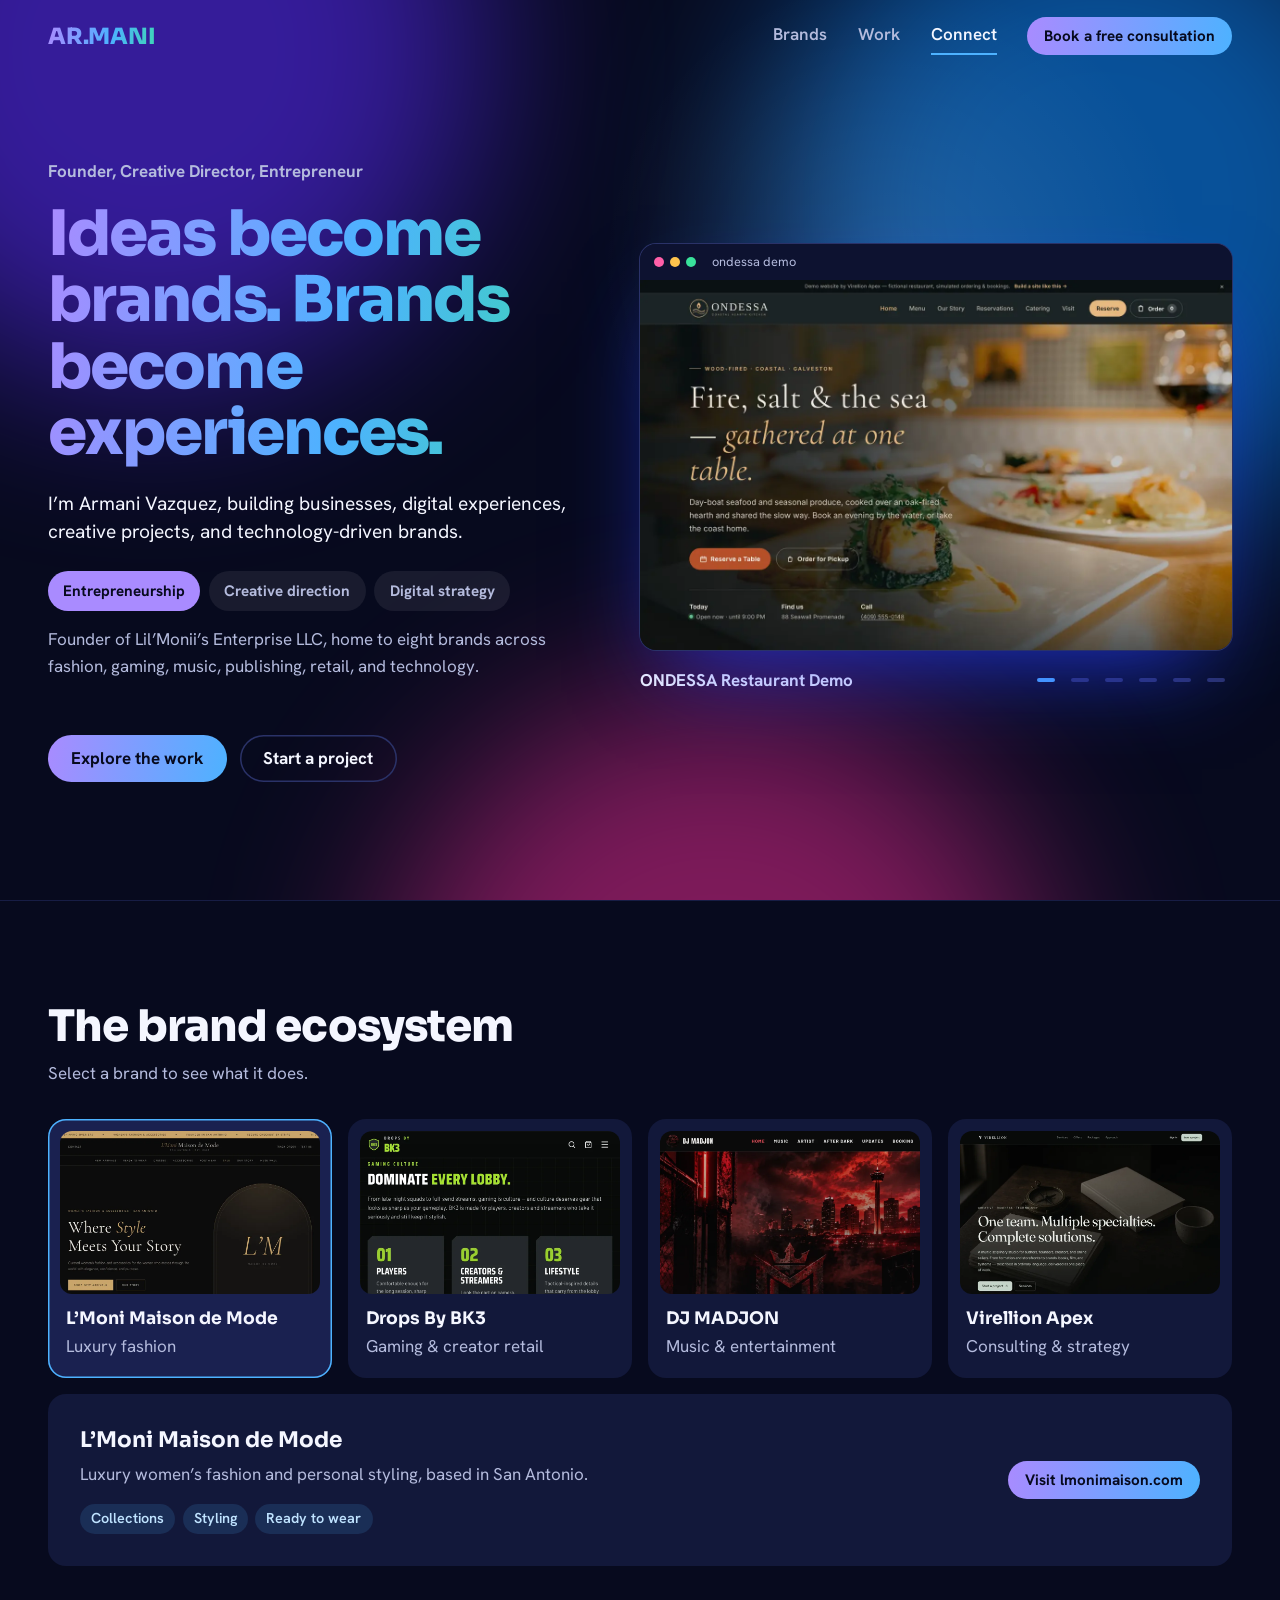
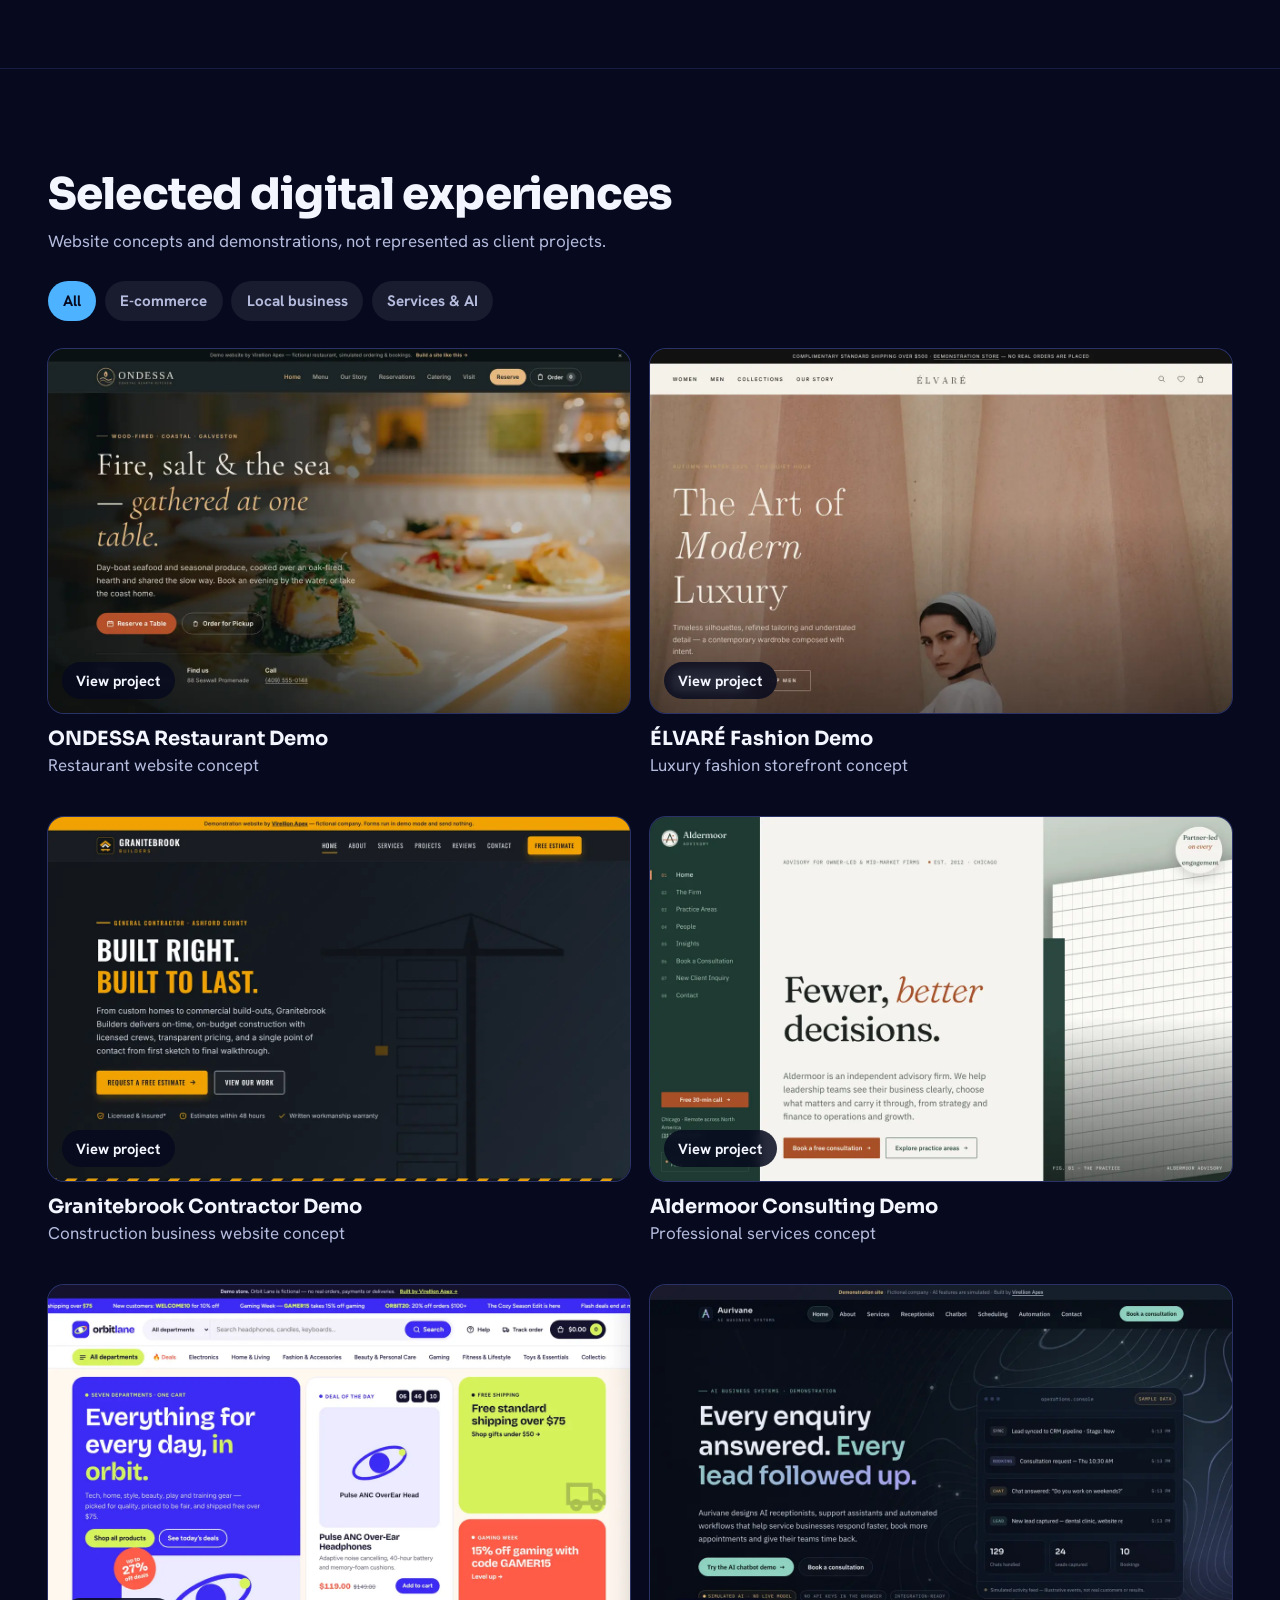
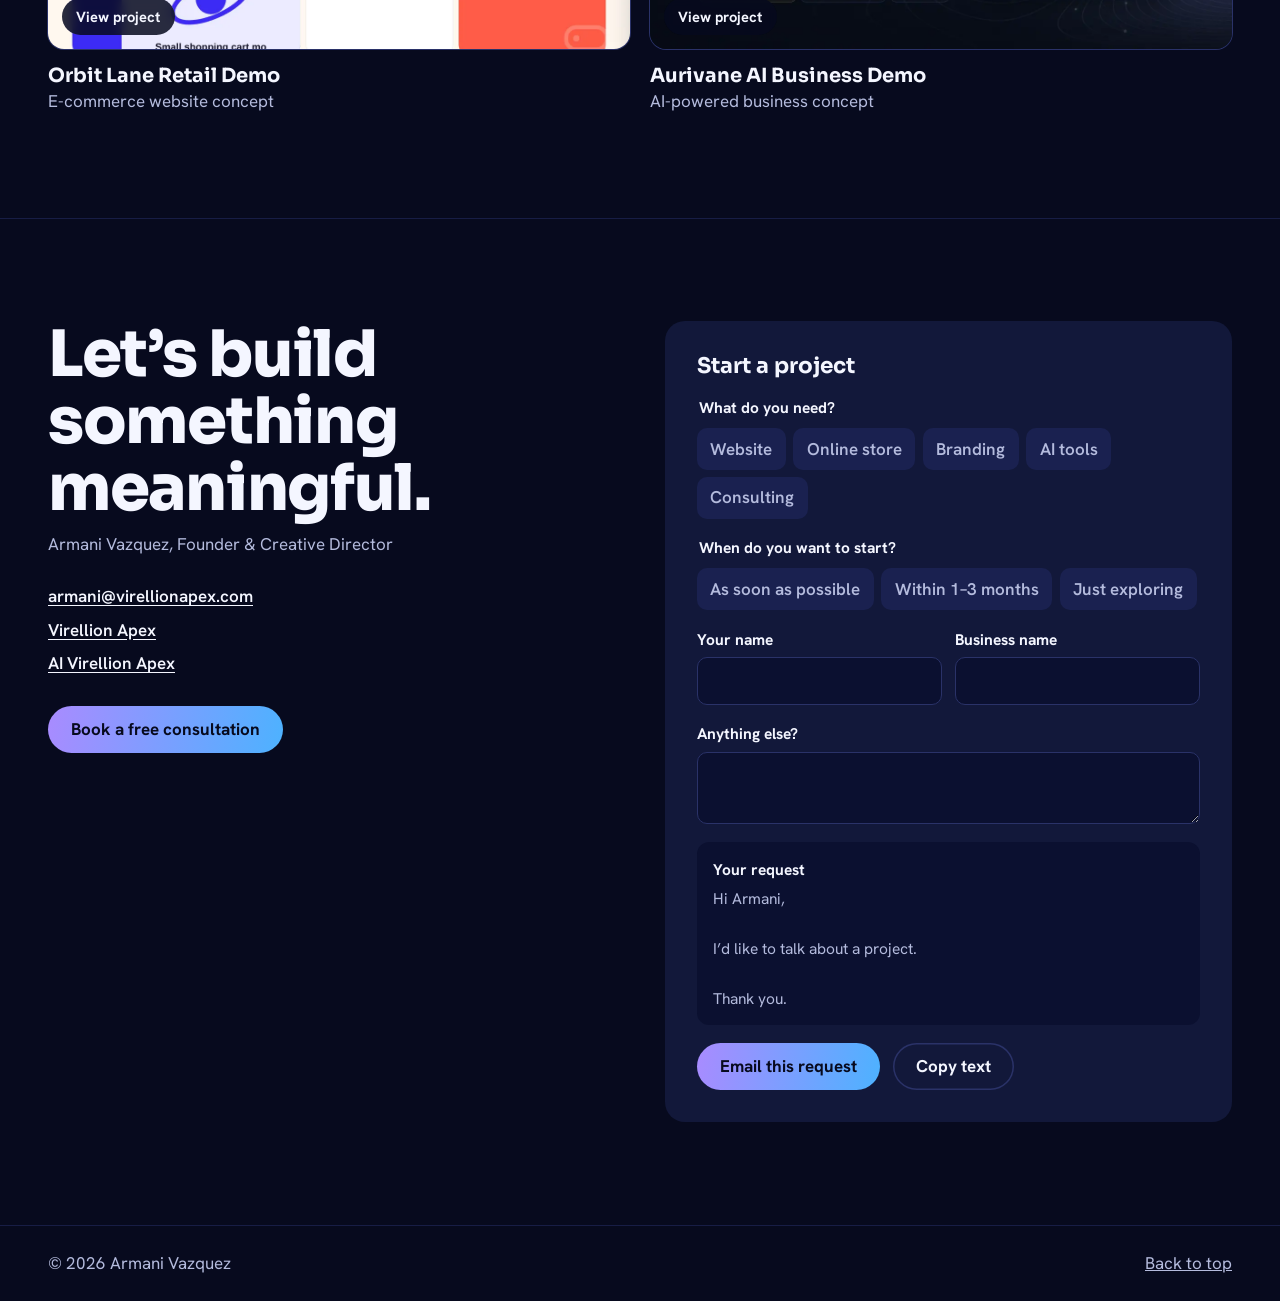
<file: index.html>
<!DOCTYPE html>
<html lang="en">
<head>
<meta charset="utf-8">
<meta name="viewport" content="width=device-width, initial-scale=1">
<title>Armani Vazquez | Founder and Creative Director</title>
<meta name="description" content="Armani Vazquez builds businesses, digital experiences, creative projects, and technology-driven brands.">
<meta name="theme-color" content="#070A1E">
<link rel="canonical" href="https://lilmoniisenterprise.github.io/armani-vazquez-portfolio/">
<meta property="og:type" content="website">
<meta property="og:title" content="Armani Vazquez | Founder and Creative Director">
<meta property="og:description" content="Ideas become brands. Brands become experiences.">
<meta property="og:url" content="https://lilmoniisenterprise.github.io/armani-vazquez-portfolio/">
<meta property="og:image" content="https://lilmoniisenterprise.github.io/armani-vazquez-portfolio/images/og.jpg">
<meta name="twitter:card" content="summary_large_image">
<link rel="icon" href="images/favicon.svg" type="image/svg+xml">
<link rel="stylesheet" href="css/styles.css">
<script src="js/main.js" defer></script>
</head>
<body>
<a class="skip" href="#main">Skip to content</a>
<div class="progress" id="progress" aria-hidden="true"></div>

<header class="top" id="top">
  <div class="bar">
    <a class="logo" href="#main" aria-label="AR.MANI home">AR.MANI</a>
    <button class="burger" id="burger" aria-expanded="false" aria-controls="menu" aria-label="Open menu"><i></i></button>
    <nav id="menu" aria-label="Main">
      <a href="#brands" data-spy>Brands</a>
      <a href="#work" data-spy>Work</a>
      <a href="#connect" data-spy>Connect</a>
      <a class="btn btn-sm" href="https://calendly.com/virellionapex/free-consultation" target="_blank" rel="noopener">Book a free consultation</a>
    </nav>
  </div>
</header>

<main id="main">
  <section class="hero" id="hero">
    <div class="aurora" aria-hidden="true"><b></b><b></b><b></b></div>
    <div class="spot" aria-hidden="true"></div>
    <div class="wrap hero-grid">
      <div class="hero-copy">
        <p class="role">Founder, Creative Director, Entrepreneur</p>
        <h1>Ideas become brands. Brands become experiences.</h1>
        <p class="lead">I’m Armani Vazquez, building businesses, digital experiences, creative projects, and technology-driven brands.</p>
        <div class="tabs" role="tablist" aria-label="Areas of focus" id="focusTabs"></div>
        <p class="tab-text" id="focusText" role="tabpanel" aria-live="polite"></p>
        <div class="cta">
          <a class="btn" href="#work">Explore the work</a>
          <a class="btn btn-ghost" href="#connect">Start a project</a>
        </div>
      </div>
      <div class="reel" id="reel" aria-roledescription="carousel" aria-label="Website demos">
        <button class="frame" id="reelFrame" type="button">
          <span class="dots" aria-hidden="true"><i></i><i></i><i></i><em id="reelUrl"></em></span>
          <span class="reel-stage" id="reelStage"></span>
        </button>
        <div class="reel-foot">
          <p id="reelName" aria-live="off"></p>
          <div class="reel-nav" id="reelNav"></div>
        </div>
      </div>
    </div>
  </section>

  <section class="sec" id="brands">
    <div class="wrap">
      <h2>The brand ecosystem</h2>
      <p class="sub">Select a brand to see what it does.</p>
      <div class="brands" id="brandGrid"></div>
      <div class="brand-panel" id="brandPanel" aria-live="polite"></div>
    </div>
  </section>

  <section class="sec" id="work">
    <div class="wrap">
      <h2>Selected digital experiences</h2>
      <p class="sub">Website concepts and demonstrations, not represented as client projects.</p>
      <div class="filters" id="filters" role="group" aria-label="Filter demos"></div>
      <div class="gallery" id="gallery"></div>
    </div>
  </section>

  <section class="sec" id="connect">
    <div class="wrap connect">
      <div>
        <h2 class="big">Let’s build something meaningful.</h2>
        <p class="sub">Armani Vazquez, Founder &amp; Creative Director</p>
        <ul class="links">
          <li><a href="mailto:armani@virellionapex.com">armani@virellionapex.com</a></li>
          <li><a href="https://virellionapex.com" target="_blank" rel="noopener">Virellion Apex</a></li>
          <li><a href="https://ai.virellionapex.com" target="_blank" rel="noopener">AI Virellion Apex</a></li>
        </ul>
        <a class="btn" href="https://calendly.com/virellionapex/free-consultation" target="_blank" rel="noopener">Book a free consultation</a>
      </div>
      <form class="builder" id="builder" novalidate>
        <h3>Start a project</h3>
        <fieldset><legend>What do you need?</legend><div class="opts" id="needs"></div></fieldset>
        <fieldset><legend>When do you want to start?</legend><div class="opts" id="timing"></div></fieldset>
        <div class="fields">
          <label>Your name<input id="fName" type="text" maxlength="80" autocomplete="name"></label>
          <label>Business name<input id="fBiz" type="text" maxlength="80" autocomplete="organization"></label>
        </div>
        <label>Anything else?<textarea id="fNote" rows="2" maxlength="500"></textarea></label>
        <div class="msg"><span>Your request</span><p id="msgOut"></p></div>
        <div class="cta">
          <a class="btn" id="sendMail" href="#">Email this request</a>
          <button class="btn btn-ghost" id="copyMsg" type="button">Copy text</button>
        </div>
        <p class="hint" id="builderHint" role="status"></p>
      </form>
    </div>
  </section>
</main>

<footer class="foot"><div class="wrap"><span>© <span id="yr">2026</span> Armani Vazquez</span><a href="#main">Back to top</a></div></footer>

<dialog class="viewer" id="viewer" aria-labelledby="vTitle">
  <div class="v-head">
    <div><h3 id="vTitle"></h3><p id="vType"></p></div>
    <button class="icon" id="vClose" type="button" aria-label="Close">×</button>
  </div>
  <div class="v-body">
    <div class="v-stage">
      <div class="tabs" id="vTabs" role="tablist" aria-label="Screens"></div>
      <div class="v-shot" id="vShot"></div>
    </div>
    <aside class="v-side">
      <h4>What you can try</h4>
      <ul id="vList"></ul>
      <p class="hint">Fictional business built as a demonstration by Virellion Apex.</p>
      <div id="vAct"></div>
      <div class="v-pager">
        <button class="btn btn-ghost btn-sm" id="vPrev" type="button">Previous</button>
        <button class="btn btn-ghost btn-sm" id="vNext" type="button">Next</button>
      </div>
    </aside>
  </div>
</dialog>
</body>
</html>
</file>
<file: css/styles.css>
@font-face{font-family:Sora;src:url(../fonts/Sora.ttf) format("truetype");font-weight:100 800;font-display:swap}
@font-face{font-family:"Hanken Grotesk";src:url(../fonts/HankenGrotesk.ttf) format("truetype");font-weight:100 900;font-display:swap}
:root{--bg:#070A1E;--card:#12183A;--card2:#1A2150;--line:#2A3268;--text:#F4F6FF;--mute:#B4BBDD;--violet:#A98BFF;--blue:#4DB2FF;--green:#39E29B;--pink:#FF5FA8;--gold:#FFC44D;
  --grad:linear-gradient(100deg,var(--violet),var(--blue),var(--green),var(--gold),var(--pink),var(--violet));
  --head:Sora,"Helvetica Neue",Arial,sans-serif;--body:"Hanken Grotesk","Helvetica Neue",Arial,sans-serif}
*,*::before,*::after{box-sizing:border-box}
html{scroll-behavior:smooth;scroll-padding-top:84px;-webkit-text-size-adjust:100%}
body{margin:0;background:var(--bg);color:var(--text);font:400 1.0625rem/1.6 var(--body);-webkit-font-smoothing:antialiased}
body.locked{overflow:hidden}
h1,h2,h3,h4,p,ul,fieldset{margin:0;padding:0;border:0}
ul{list-style:none}
img{display:block;max-width:100%;height:auto}
a{color:inherit}
button,input,textarea{font:inherit;color:inherit}
button{cursor:pointer;background:none;border:0;padding:0;text-align:left}
[hidden]{display:none!important}
:focus-visible{outline:2px solid var(--gold);outline-offset:3px}
.wrap{width:min(1240px,100% - 2*clamp(1.15rem,4vw,3rem));margin-inline:auto}
.skip{position:absolute;left:1rem;top:-5rem;z-index:50;background:#fff;color:#000;padding:.6rem 1rem}
.skip:focus{top:1rem}
.progress{position:fixed;inset:0 0 auto;height:3px;background:var(--grad);transform:scaleX(0);transform-origin:0 50%;z-index:40}

.top{position:fixed;inset:0 0 auto;z-index:30;transition:background .25s}
.top.solid{background:rgba(7,10,30,.88);backdrop-filter:blur(14px);box-shadow:0 1px 0 var(--line)}
.bar{width:min(1240px,100% - 2*clamp(1.15rem,4vw,3rem));margin-inline:auto;height:72px;display:flex;align-items:center;justify-content:space-between}
.logo,.hero h1{background:var(--grad);background-size:300% 100%;-webkit-background-clip:text;background-clip:text;color:transparent;animation:flow 14s linear infinite}
.logo{font:800 1.4rem/1 var(--head);text-decoration:none;letter-spacing:-.01em}
.top nav{display:flex;align-items:center;gap:clamp(1rem,2.4vw,2rem);font-weight:600}
.top nav a:not(.btn){text-decoration:none;color:var(--mute);padding:.3rem 0;border-bottom:2px solid transparent;transition:color .2s}
.top nav a:not(.btn):hover,.top nav a[aria-current]{color:var(--text);border-color:var(--blue)}
.burger{display:none;width:44px;height:44px;position:relative}
.burger i,.burger i::before,.burger i::after{position:absolute;left:10px;width:24px;height:2px;background:var(--text);content:"";transition:transform .2s}
.burger i{top:21px}.burger i::before{left:0;top:-7px}.burger i::after{left:0;top:7px}
.burger[aria-expanded=true] i{background:transparent}
.burger[aria-expanded=true] i::before{transform:translateY(7px) rotate(45deg)}
.burger[aria-expanded=true] i::after{transform:translateY(-7px) rotate(-45deg)}
@keyframes flow{to{background-position:-300% 0}}

.btn{display:inline-block;padding:.85rem 1.45rem;border-radius:999px;font-weight:700;line-height:1.2;text-decoration:none;text-align:center;background:linear-gradient(100deg,var(--violet),var(--blue));color:#070A1E;transition:transform .2s,box-shadow .2s}
.btn:hover{transform:translateY(-2px);box-shadow:0 10px 30px -8px rgba(77,178,255,.7)}
.btn-ghost{background:transparent;color:var(--text);box-shadow:inset 0 0 0 1.5px var(--line)}
.btn-ghost:hover{box-shadow:inset 0 0 0 1.5px var(--blue)}
.btn-sm{padding:.6rem 1.05rem;font-size:.95rem}
.top nav .btn{color:#070A1E}
.cta{display:flex;flex-wrap:wrap;gap:.8rem}

.hero{position:relative;overflow:hidden;min-height:100vh;min-height:100svh;display:flex;align-items:center;padding:110px 0 70px;--x:70%;--y:30%}
.aurora{position:absolute;inset:0}
.aurora b{position:absolute;width:52vw;height:52vw;border-radius:50%;filter:blur(90px);opacity:.55;animation:drift 22s ease-in-out infinite alternate}
.aurora b:nth-child(1){background:#5B2BFF;left:-14vw;top:-22vw}
.aurora b:nth-child(2){background:#0A8CFF;right:-12vw;top:-10vw;animation-delay:-7s}
.aurora b:nth-child(3){background:#E0288C;left:30vw;bottom:-36vw;animation-delay:-13s}
@keyframes drift{to{transform:translate(9vw,7vw) scale(1.18)}}
.spot{position:absolute;inset:0;background:radial-gradient(420px circle at var(--x) var(--y),rgba(255,255,255,.1),transparent 70%);pointer-events:none}
.hero-grid{position:relative;display:grid;grid-template-columns:minmax(0,1fr) minmax(0,1.12fr);gap:clamp(2rem,5vw,4.5rem);align-items:center}
.role{font-weight:700;color:var(--mute);margin-bottom:1rem}
.hero h1{font:800 clamp(2.5rem,4.9vw,4.6rem)/1.06 var(--head);letter-spacing:-.03em;padding-bottom:.08em}
.lead{font-size:clamp(1.1rem,1.5vw,1.3rem);line-height:1.5;margin:1.1rem 0 1.5rem;max-width:36em}
.tabs,.filters{display:flex;flex-wrap:wrap;gap:.55rem}
.tab{padding:.5rem .95rem;border-radius:999px;background:rgba(255,255,255,.07);color:var(--mute);font-weight:700;font-size:.95rem;transition:background .2s,color .2s}
.tab:hover{color:var(--text);background:rgba(255,255,255,.13)}
.tab[aria-selected=true],.tab[aria-pressed=true]{background:var(--blue);color:#070A1E}
.tab.violet[aria-selected=true]{background:var(--violet)}
.tab.green[aria-selected=true]{background:var(--green)}
.tab-text{margin:.9rem 0 1.7rem;color:var(--mute);min-height:4.8em;max-width:36em}

.frame{display:block;width:100%;border-radius:16px;overflow:hidden;background:var(--card);box-shadow:0 0 0 1px var(--line),0 40px 90px -30px rgba(40,60,255,.75);transition:transform .25s ease-out;will-change:transform}
.dots{display:flex;align-items:center;gap:6px;height:36px;padding:0 14px;background:#0D1230}
.dots i{width:10px;height:10px;border-radius:50%;background:var(--pink)}
.dots i:nth-child(2){background:var(--gold)}.dots i:nth-child(3){background:var(--green)}
.dots em{font-style:normal;font-size:.8rem;color:var(--mute);margin-left:10px}
.reel-stage{display:block;position:relative;aspect-ratio:16/10}
.reel-stage img{position:absolute;inset:0;width:100%;height:100%;object-fit:cover;opacity:0;transition:opacity .7s}
.reel-stage img.on{opacity:1}
.reel-foot{display:flex;justify-content:space-between;align-items:center;gap:1rem;margin-top:.9rem;font-weight:700}
.reel-nav{display:flex;gap:2px}
.reel-nav button{width:32px;height:32px;display:grid;place-items:center}
.reel-nav button::before{content:"";width:18px;height:4px;border-radius:2px;background:var(--line);transition:background .2s}
.reel-nav button[aria-current=true]::before{background:var(--blue)}

.sec{padding:clamp(3.75rem,8vw,6.5rem) 0;border-top:1px solid #171D45}
h2{font:800 clamp(1.8rem,3.4vw,2.9rem)/1.12 var(--head);letter-spacing:-.02em}
.sub{color:var(--mute);margin-top:.5rem}

.brands{display:grid;grid-template-columns:repeat(4,minmax(0,1fr));gap:1rem;margin-top:2rem}
.brand{display:block;background:var(--card);border-radius:18px;padding:12px 12px 18px;box-shadow:inset 0 0 0 1.5px transparent;transition:box-shadow .2s,background .2s,transform .2s}
.brand:hover{background:var(--card2);transform:translateY(-3px)}
.brand[aria-expanded=true]{background:var(--card2);box-shadow:inset 0 0 0 1.5px var(--blue)}
.brand-img{display:block;border-radius:12px;overflow:hidden;aspect-ratio:16/10;margin-bottom:.9rem}
.brand-img img{width:100%;height:100%;object-fit:cover;object-position:50% 0;transition:transform .5s}
.brand:hover img{transform:scale(1.06)}
.brand strong{display:block;font:700 1.08rem/1.25 var(--head);padding:0 6px}
.brand-type{display:block;color:var(--mute);padding:.2rem 6px 0}
.brand-panel{margin-top:1rem;background:var(--card);border-radius:18px;padding:clamp(1.25rem,2.6vw,2rem);display:grid;grid-template-columns:minmax(0,1fr) auto;gap:.5rem 2rem;align-items:center}
.brand-panel h3{font:700 1.35rem/1.25 var(--head)}
.brand-panel p{grid-column:1;color:var(--mute);max-width:44em}
.brand-panel .chips{grid-column:1;display:flex;flex-wrap:wrap;gap:.45rem;margin-top:.45rem}
.brand-panel .btn{grid-column:2;grid-row:1/4}
.chips li{background:rgba(77,178,255,.14);color:#BFE3FF;font-size:.9rem;font-weight:600;padding:.22rem .7rem;border-radius:999px}
.flash{animation:flash .4s ease-out}
@keyframes flash{from{transform:translateY(6px);opacity:.3}}

.filters{margin:1.6rem 0 1.75rem}
.gallery{display:grid;grid-template-columns:repeat(2,minmax(0,1fr));gap:clamp(1.5rem,3vw,2.5rem) 1.25rem}
.tile{display:block;width:100%}
.tile-img{display:block;position:relative;aspect-ratio:16/10;border-radius:16px;overflow:hidden;background:var(--card);box-shadow:0 0 0 1px var(--line)}
.tile-img img{position:absolute;inset:0;width:100%;height:100%;object-fit:cover;transition:opacity .4s,transform .6s}
.tile-img .b{opacity:0}
.tile:hover .b,.tile:focus-visible .b{opacity:1}
.tile:hover img{transform:scale(1.03)}
.tile-view{position:absolute;left:14px;bottom:14px;background:rgba(7,10,30,.85);backdrop-filter:blur(6px);padding:.42rem .9rem;border-radius:999px;font-weight:700;font-size:.92rem}
.tile strong{display:block;font:700 1.22rem/1.25 var(--head);margin-top:.9rem}
.tile-type{display:block;color:var(--mute)}

.connect{display:grid;grid-template-columns:minmax(0,1fr) minmax(0,1.05fr);gap:clamp(2rem,6vw,5rem);align-items:start}
.big{font-size:clamp(2.4rem,5vw,4.3rem);line-height:1.05}
.links{margin:1.6rem 0 1.75rem;display:grid;gap:.4rem;font-weight:600}
.links a{text-underline-offset:.2em;overflow-wrap:anywhere}
.builder{background:var(--card);border-radius:20px;padding:clamp(1.25rem,3vw,2rem);display:grid;gap:1.1rem}
.builder h3{font:700 1.35rem/1.2 var(--head)}
legend,.builder label,.msg span{font-weight:700;font-size:.97rem}
legend{margin-bottom:.45rem}
.opts{display:flex;flex-wrap:wrap;gap:.45rem}
.opt{padding:.45rem .85rem;border-radius:10px;background:var(--card2);color:var(--mute);font-weight:600;transition:background .15s,color .15s}
.opt:hover{color:var(--text)}
.opt[aria-pressed=true]{background:var(--green);color:#070A1E}
.fields{display:grid;grid-template-columns:1fr 1fr;gap:.8rem}
.builder label{display:grid;gap:.3rem}
input,textarea{width:100%;background:#0B1030;border:1px solid var(--line);border-radius:10px;padding:.65rem .8rem;font-weight:400}
.msg{background:#0B1030;border-radius:12px;padding:.85rem 1rem}
.msg p{white-space:pre-wrap;color:var(--mute);margin-top:.3rem;font-size:.97rem}
.hint{color:var(--mute);font-size:.94rem}
.hint:empty{display:none}
.foot{border-top:1px solid #171D45;padding:1.5rem 0;color:var(--mute)}
.foot .wrap{display:flex;justify-content:space-between;gap:1rem}

.viewer{width:min(1160px,calc(100vw - 2rem));max-height:calc(100dvh - 2rem);border:0;border-radius:20px;background:var(--card);color:var(--text);padding:0;overflow:auto}
.viewer[open]{animation:pop .22s ease-out}
.viewer::backdrop{background:rgba(3,5,18,.8);backdrop-filter:blur(6px)}
@keyframes pop{from{transform:scale(.97);opacity:0}}
.v-head{display:flex;justify-content:space-between;gap:1rem;padding:1.1rem 1.4rem;position:sticky;top:0;background:var(--card);z-index:2}
.v-head h3{font:700 1.3rem/1.2 var(--head)}
.v-head p{color:var(--mute)}
.icon{width:44px;height:44px;flex:none;border-radius:50%;background:var(--card2);font-size:1.6rem;line-height:1;text-align:center}
.v-body{display:grid;grid-template-columns:minmax(0,1fr) 300px;gap:1.5rem;padding:0 1.4rem 1.4rem}
.v-shot{margin-top:.8rem;border-radius:12px;overflow:hidden;background:#0B1030}
.v-shot img{width:100%}
.v-shot.phone{background:none;display:flex;justify-content:center}
.v-shot.phone img{width:min(290px,100%);border-radius:24px;box-shadow:0 0 0 6px var(--card2)}
.v-side{display:flex;flex-direction:column;gap:.9rem}
.v-side h4{font:700 1.02rem/1.2 var(--head)}
#vList{display:grid;gap:.55rem}
#vList li{padding-left:1.15rem;position:relative}
#vList li::before{content:"";position:absolute;left:0;top:.6em;width:8px;height:8px;border-radius:50%;background:var(--green)}
#vAct{display:grid;gap:.55rem}
.soon{font-weight:700;color:var(--gold)}
.v-pager{display:flex;gap:.5rem;margin-top:auto}
.v-pager .btn{flex:1}

.lost{min-height:100vh;display:flex;flex-direction:column;justify-content:center;gap:1.25rem;width:min(1000px,90%);margin:auto}
.lost h1{font:800 clamp(2.4rem,7vw,5rem)/1.05 var(--head)}

@media (max-width:980px){
  .hero-grid,.connect{grid-template-columns:minmax(0,1fr)}
  .brands{grid-template-columns:repeat(2,minmax(0,1fr))}
  .v-body{grid-template-columns:minmax(0,1fr)}
  .tab-text{min-height:0}
}
@media (max-width:760px){
  .burger{display:block}
  .top nav{position:absolute;top:72px;left:0;right:0;flex-direction:column;align-items:stretch;gap:.25rem;background:#0D1230;padding:1rem 1.25rem 1.5rem;display:none;box-shadow:0 12px 30px rgba(0,0,0,.5)}
  .top nav.open{display:flex}
  .top nav a:not(.btn){padding:.65rem 0;border:0}
  .hero{min-height:0;padding-top:104px}
  .gallery{grid-template-columns:minmax(0,1fr)}
  .fields{grid-template-columns:minmax(0,1fr)}
  .brand-panel{grid-template-columns:minmax(0,1fr)}
  .brand-panel .btn{grid-column:1;grid-row:auto;justify-self:start;margin-top:.5rem}
}
@media (max-width:440px){.brand strong{font-size:.98rem}}
@media (prefers-reduced-motion:reduce){
  html{scroll-behavior:auto}
  *,*::before,*::after{animation:none!important;transition:none!important}
}
</file>
